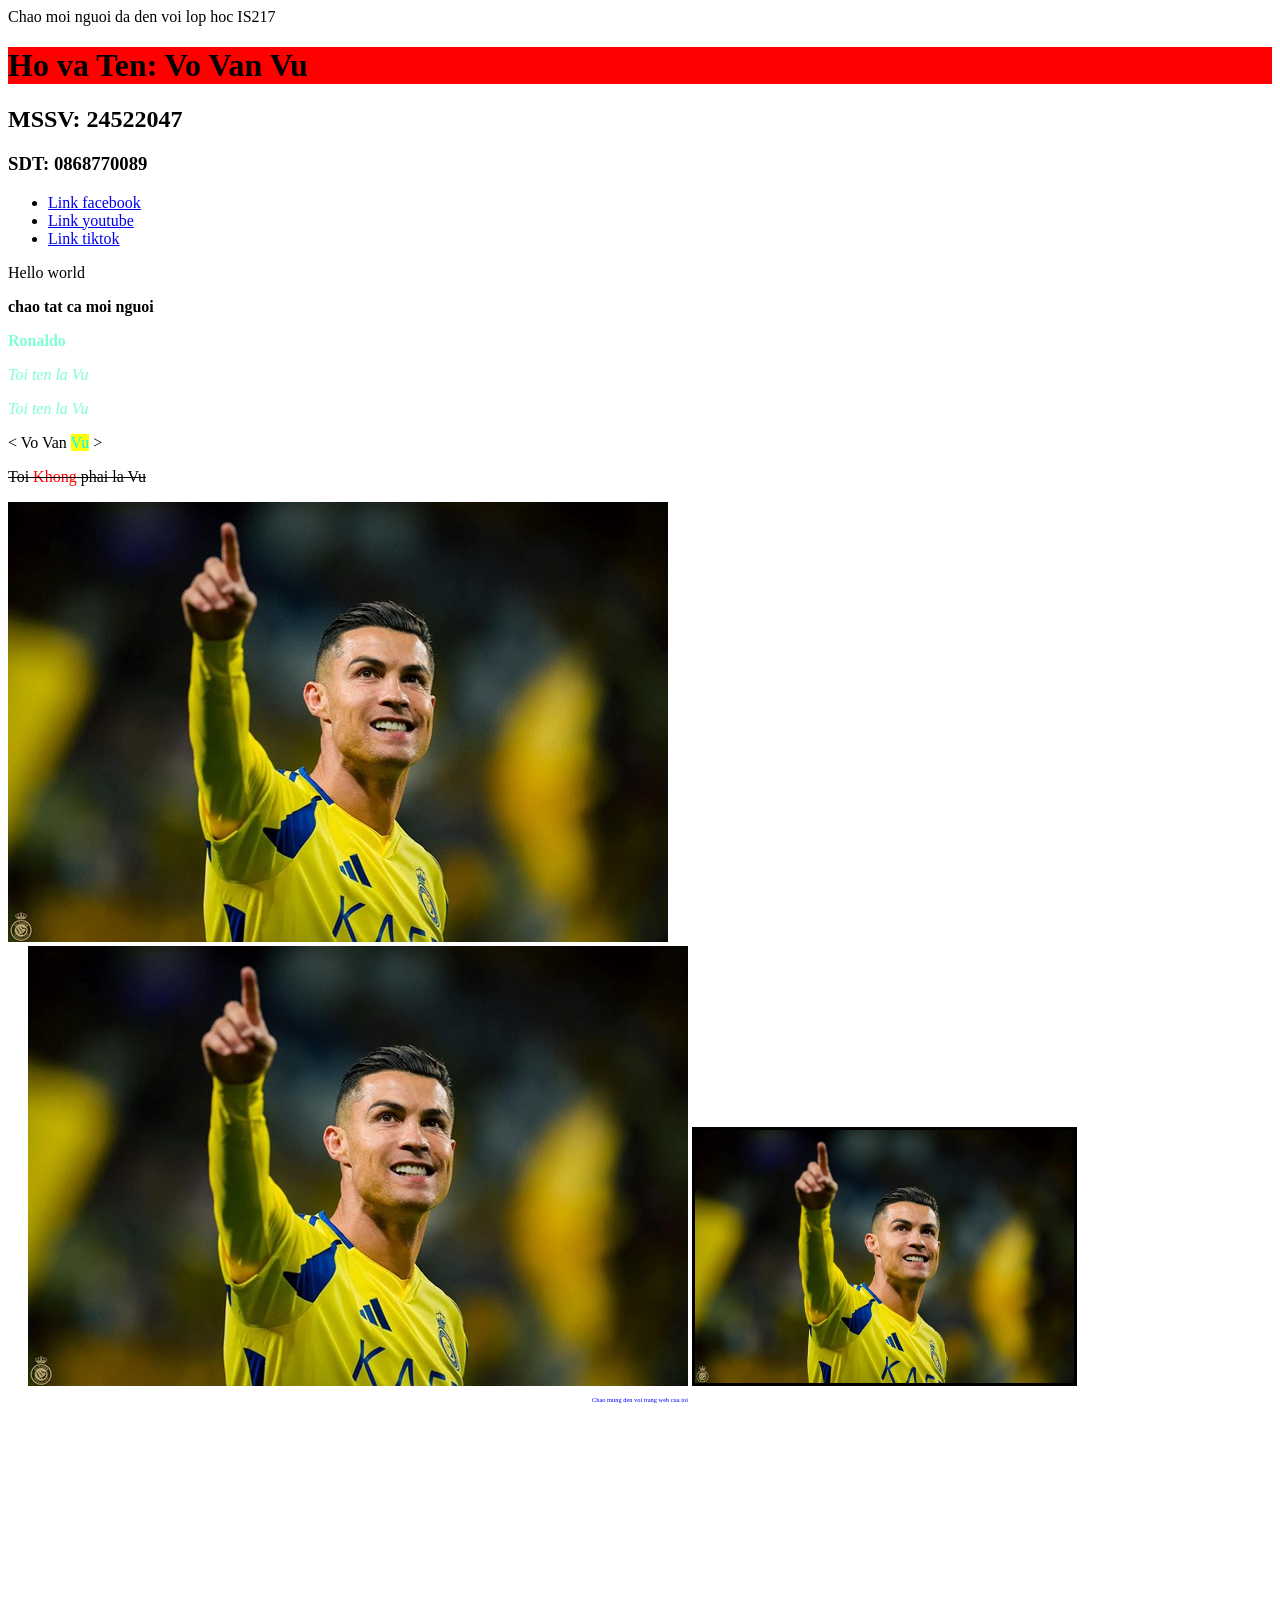
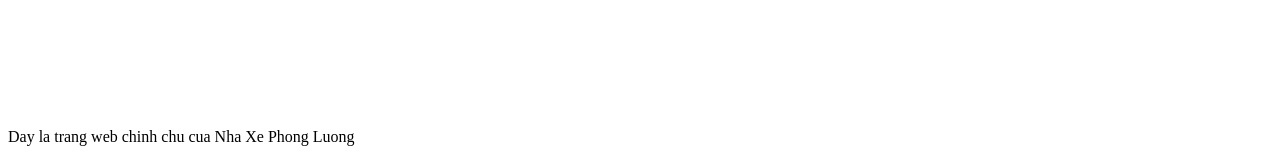
<file: index.html>
<!DOCTYPE html>
<html lang="en">

<head>
    <meta charset="UTF-8">
    <meta name="viewport" content="width=device-width, initial-scale=1.0">
    <title>Document</title>
    <link rel="stylesheet" href="Color.css">
</head>

<body>
    <header>Chao moi nguoi da den voi lop hoc IS217</header>
    <h1 class="Vu">Ho va Ten: Vo Van Vu</h1>
    <h2>MSSV: 24522047</h2>
    <h3>SDT: 0868770089</h3>

    <ul>
        <li><a href="https://www.facebook.com/">Link facebook</a></li>
        <li><a href="https://www.youtube.com/?app=desktop&hl=vi">Link youtube</a></li>
        <li><a href="https://www.tiktok.com/vi-VN/">Link tiktok</a></li>
    </ul>
    <section>
        <p>Hello world</p>
        <p><strong>chao tat ca moi nguoi</strong></p>
        <div style="color: aquamarine;">
            <p><b>Ronaldo</b></p>
            <p><i>Toi ten la Vu</i></p>
            <p><em>Toi ten la Vu</em></p>
        </div>
        <p>&lt Vo Van <mark style="color: aqua;">Vu</mark> &gt</p>
        <p><strike>Toi <span style="color: red;">Khong</span> phai la Vu</strike></p>
        <!--chuthich-->

        <img src="Resource/Ronaldo-1.jpg" title="day la anh ronaldo">
        <img class="Padding" src="Resource/Ronaldo-1.jpg">
        <img class="Margin" src="Resource/Ronaldo-1.jpg">
        <p class="font-chu">Chao mung den voi trang web cua toi</p>

        <iframe width="560" height="315" src="https://www.youtube.com/embed/mhfJSTJTnXU?si=55Jlspw6pBIe1m5m"
            title="YouTube video player" frameborder="0"
            allow="accelerometer; autoplay; clipboard-write; encrypted-media; gyroscope; picture-in-picture; web-share"
            referrerpolicy="strict-origin-when-cross-origin" allowfullscreen></iframe>
    </section>
    <footer>Day la trang web chinh chu cua Nha Xe Phong Luong</footer>




</body>

</html>
</file>
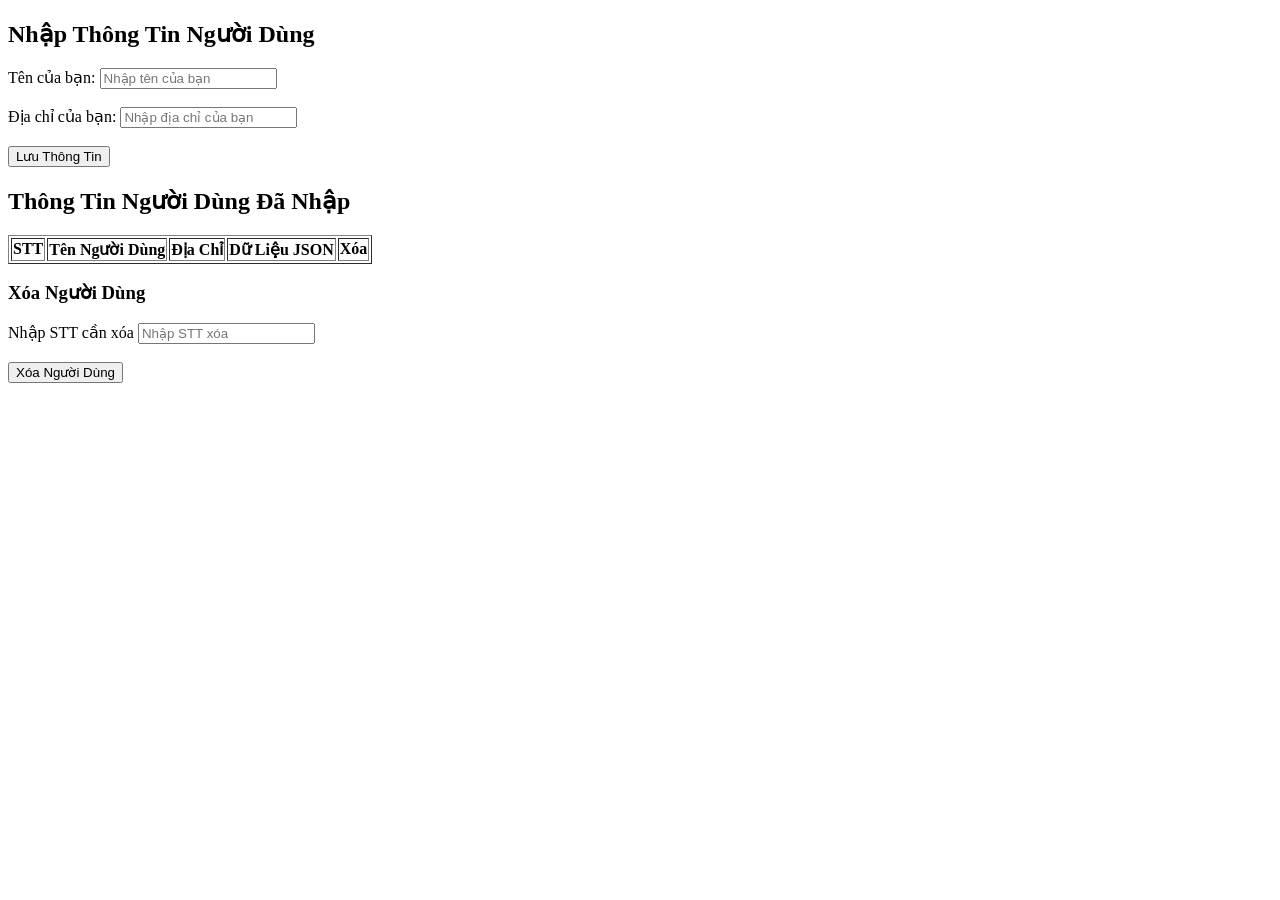
<file: form_information.html>
<!DOCTYPE html>
<html lang="vi">

<head>
    <meta charset="UTF-8">
    <meta name="viewport" content="width=device-width, initial-scale=1.0">
    <title>Document</title>
    <!-- Đưa jQuery lên trước script.js -->
    <script src="https://ajax.googleapis.com/ajax/libs/jquery/3.7.1/jquery.min.js"></script>
    <script src="script.js" defer></script>
</head>

<body>
    <h2>Nhập Thông Tin Người Dùng</h2>

    <!-- Đã gom chung Tên, Địa chỉ và nút Lưu vào cùng một thẻ form -->
    <form id="userForm">
        <label for="nameInput">Tên của bạn:</label>
        <input type="text" id="nameInput" placeholder="Nhập tên của bạn">
        <br><br>
        
        <label for="addressInput">Địa chỉ của bạn:</label>
        <input type="text" id="addressInput" placeholder="Nhập địa chỉ của bạn">
        <br><br>
        
        <button type="button" id="saveButton">Lưu Thông Tin</button>
    </form>

    <h2>Thông Tin Người Dùng Đã Nhập</h2>
    <table border="1" id="userTable">
        <thead>
        <tr>
            <th>STT</th>
            <th>Tên Người Dùng</th>
            <th>Địa Chỉ</th>
            <th>Dữ Liệu JSON</th>
            <th>Xóa</th>
        </tr>
        </thead>
        <tbody>
            <!--thông tin được điền vào đây-->
        </tbody>
    </table>

    <h3>Xóa Người Dùng</h3>
    <label for="deleteIndex">Nhập STT cần xóa</label>
    <input type="number" id="deleteIndex" placeholder="Nhập STT xóa">
    <br><br>
    <button type="button" id="deleteButton">Xóa Người Dùng</button>

</body>

</html>
</file>
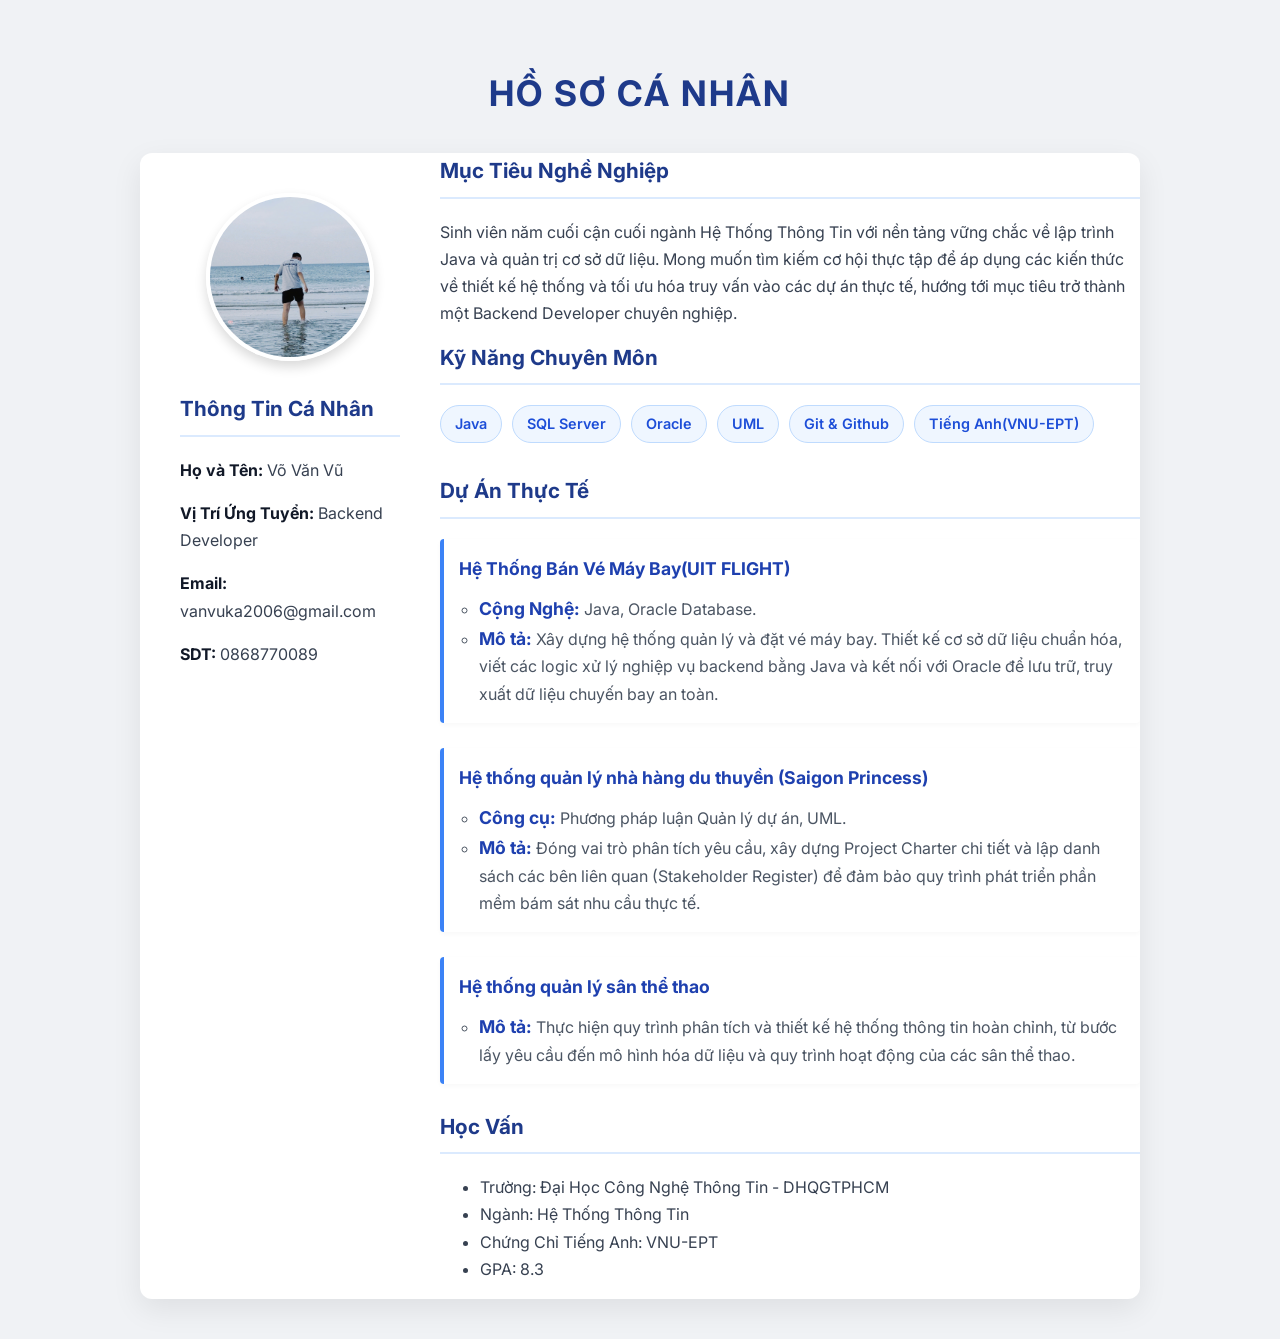
<file: profile.html>
<!DOCTYPE html>
<html lang="vi">

<head>
    <meta charset="UTF-8">
    <meta name="viewport" content="width=device-width, initial-scale=1.0">
    <link rel="stylesheet" href="profile.css">
    <link href="https://fonts.googleapis.com/css2?family=Inter:wght@400;600;700&display=swap" rel="stylesheet">
    <title>Document</title>
</head>

<body>
    <h1 class="header1">HỒ SƠ CÁ NHÂN</h1>
    <div class="cv-container">
        <div class="left-column">
            <img src="Resource/Anh.jpg" alt="Profile Picture" class="profile-img">
            <h2>Thông Tin Cá Nhân</h2>
            <p><strong>Họ và Tên: </strong>Võ Văn Vũ</p>
            <p><strong>Vị Trí Ứng Tuyển: </strong>Backend Developer</p>
            <p><strong>Email: </strong>vanvuka2006@gmail.com</p>
            <p><strong>SDT: </strong>0868770089</p>
        </div>

        <div class=right-column>
            <h2>Mục Tiêu Nghề Nghiệp</h2>
            <p>Sinh viên năm cuối cận cuối ngành Hệ Thống Thông Tin với nền tảng vững chắc về lập trình Java và quản trị
                cơ sở
                dữ liệu. Mong muốn tìm kiếm cơ hội thực tập để áp dụng các kiến thức về thiết kế hệ thống và tối ưu hóa
                truy vấn
                vào các dự án thực tế, hướng tới mục tiêu trở thành một Backend Developer chuyên nghiệp.</p>

            <h2>Kỹ Năng Chuyên Môn</h2>
            <div class="skills-container">
                <span class="skill-badge">Java</span>
                <span class="skill-badge">SQL Server</span>
                <span class="skill-badge">Oracle</span>
                <span class="skill-badge">UML</span>
                <span class="skill-badge">Git & Github</span>
                <span class="skill-badge">Tiếng Anh(VNU-EPT)</span>
            </div>

            <h2>Dự Án Thực Tế</h2>
            <ul class="project-list">
                <li>
                    <strong>Hệ Thống Bán Vé Máy Bay(UIT FLIGHT)</strong>
                    <ul>
                        <li><strong>Cộng Nghệ: </strong>Java, Oracle Database.</li>
                        <li><strong>Mô tả:</strong> Xây dựng hệ thống quản lý và đặt vé máy bay. Thiết kế cơ sở dữ liệu
                            chuẩn hóa, viết các logic xử lý nghiệp vụ backend bằng Java và kết nối với Oracle để lưu
                            trữ, truy xuất dữ liệu chuyến bay an toàn.</li>
                    </ul>
                </li>

                <li>
                    <strong>Hệ thống quản lý nhà hàng du thuyền (Saigon Princess)</strong>
                    <ul>
                        <li><strong>Công cụ:</strong> Phương pháp luận Quản lý dự án, UML.</li>
                        <li><strong>Mô tả:</strong> Đóng vai trò phân tích yêu cầu, xây dựng Project Charter chi tiết và
                            lập danh sách các bên liên quan (Stakeholder Register) để đảm bảo quy trình phát triển phần
                            mềm bám sát nhu cầu thực tế.</li>
                    </ul>
                </li>

                <li>
                    <strong>Hệ thống quản lý sân thể thao</strong>
                    <ul>
                        <li><strong>Mô tả:</strong> Thực hiện quy trình phân tích và thiết kế hệ thống thông tin hoàn
                            chỉnh, từ bước lấy yêu cầu đến mô hình hóa dữ liệu và quy trình hoạt động của các sân thể
                            thao.</li>
                    </ul>
                </li>
            </ul>


            <h2> Học Vấn</h2>
            <ul>
                <li>Trường: Đại Học Công Nghệ Thông Tin - DHQGTPHCM</li>
                <li>Ngành: Hệ Thống Thông Tin</li>
                <li>Chứng Chỉ Tiếng Anh: VNU-EPT</li>
                <li>GPA: 8.3</li>
            </ul>

        </div>
    </div>
</body>

</html>
</file>
<file: Color.css>
.Vu {
    background-color: red;
}

.Padding {
    padding-left: 20px;
}

.Margin {
 border-style: solid;
 margin-top: auto; 
 width: 30%;
 height: 40%;  
}

.font-chu {
    color: blue;
    font-size: 40%;
    font-family: 'Times New Roman', Times, serif;
    text-align: center;
}

.bord {
    text-align: center;
    font-family: 'Times New Roman', Times, serif;
    border-collapse: collapse;
}
</file>
<file: profile.css>
body {
    font-family: 'Inter', sans-serif;
    background-color: #f0f2f5;
    color: #374151;
    line-height: 1.7;
    margin: 0;
    padding: 40px 20px;
}

.header1 {
    color: #1e3a8a;
    font-size: 2.2rem;
    text-align: center;
    letter-spacing: 2px;
    margin-bottom: 30px;
}

.cv-container {
    display: grid;
    grid-template-columns: 3fr 7fr;
    max-width: 1000px;
    margin: 0 auto;
    background-color: #ffffff;
    box-shadow: 0 10px 30px rgba(0,0,0,0.08);
    border-radius: 12px;
    overflow: hidden;
}

.left-column {
    padding: 40px 40px;
}

h2 {
    color: #1e3a8a;
    font-size: 1.3rem;
    border-bottom: 2px solid #dbeafe;
    padding-bottom: 8px;
    margin-top: 0;
    margin-bottom: 20px;
}

.profile-img {
    width: 160px;
    height: 160px;
    border-radius: 50%;
    object-fit: cover;
    display: block;
    margin: 0 auto 30px auto;
    border: 4px solid #ffffff;
    box-shadow: 0 6px 12px rgba(0,0,0,0.15);
}

.profile-img:hover {
    transform: scale(1.05);
}

p {
    margin-bottom: 12px;
}

p strong {
    color: #111827;
}

.skills-container {
    display: flex;
    flex-wrap: wrap;
    gap: 10px;
    margin-bottom: 30px;
}

.skill-badge {
    background-color: #eff6ff;
    color: #1d4ed8;
    padding: 6px 14px;
    border-radius: 20px;
    font-size: 0.9rem;
    font-weight: 600;
    border: 1px solid #bfdbfe;
}

.skill-badge:hover {
    background-color: #1d4ed8;
    color: #ffffff;
    cursor: default;
}

.project-list {
    list-style-type: none;
    padding-left: 0;
}

.project-list > li {
    margin-bottom: 25px;
    padding: 15px;
    background-color: #ffffff;
    border-left: 4px solid #3b82f6; /* Đường viền xanh nhấn mạnh bên trái mỗi dự án */
    border-radius: 4px;
    box-shadow: 0 2px 5px rgba(0,0,0,0.03);
}

.project-list strong {
    color: #1e40af;
    font-size: 1.1rem;
}

.project-list ul {
    margin-top: 10px;
    padding-left: 20px;
    color: #4b5563;
}
</file>
